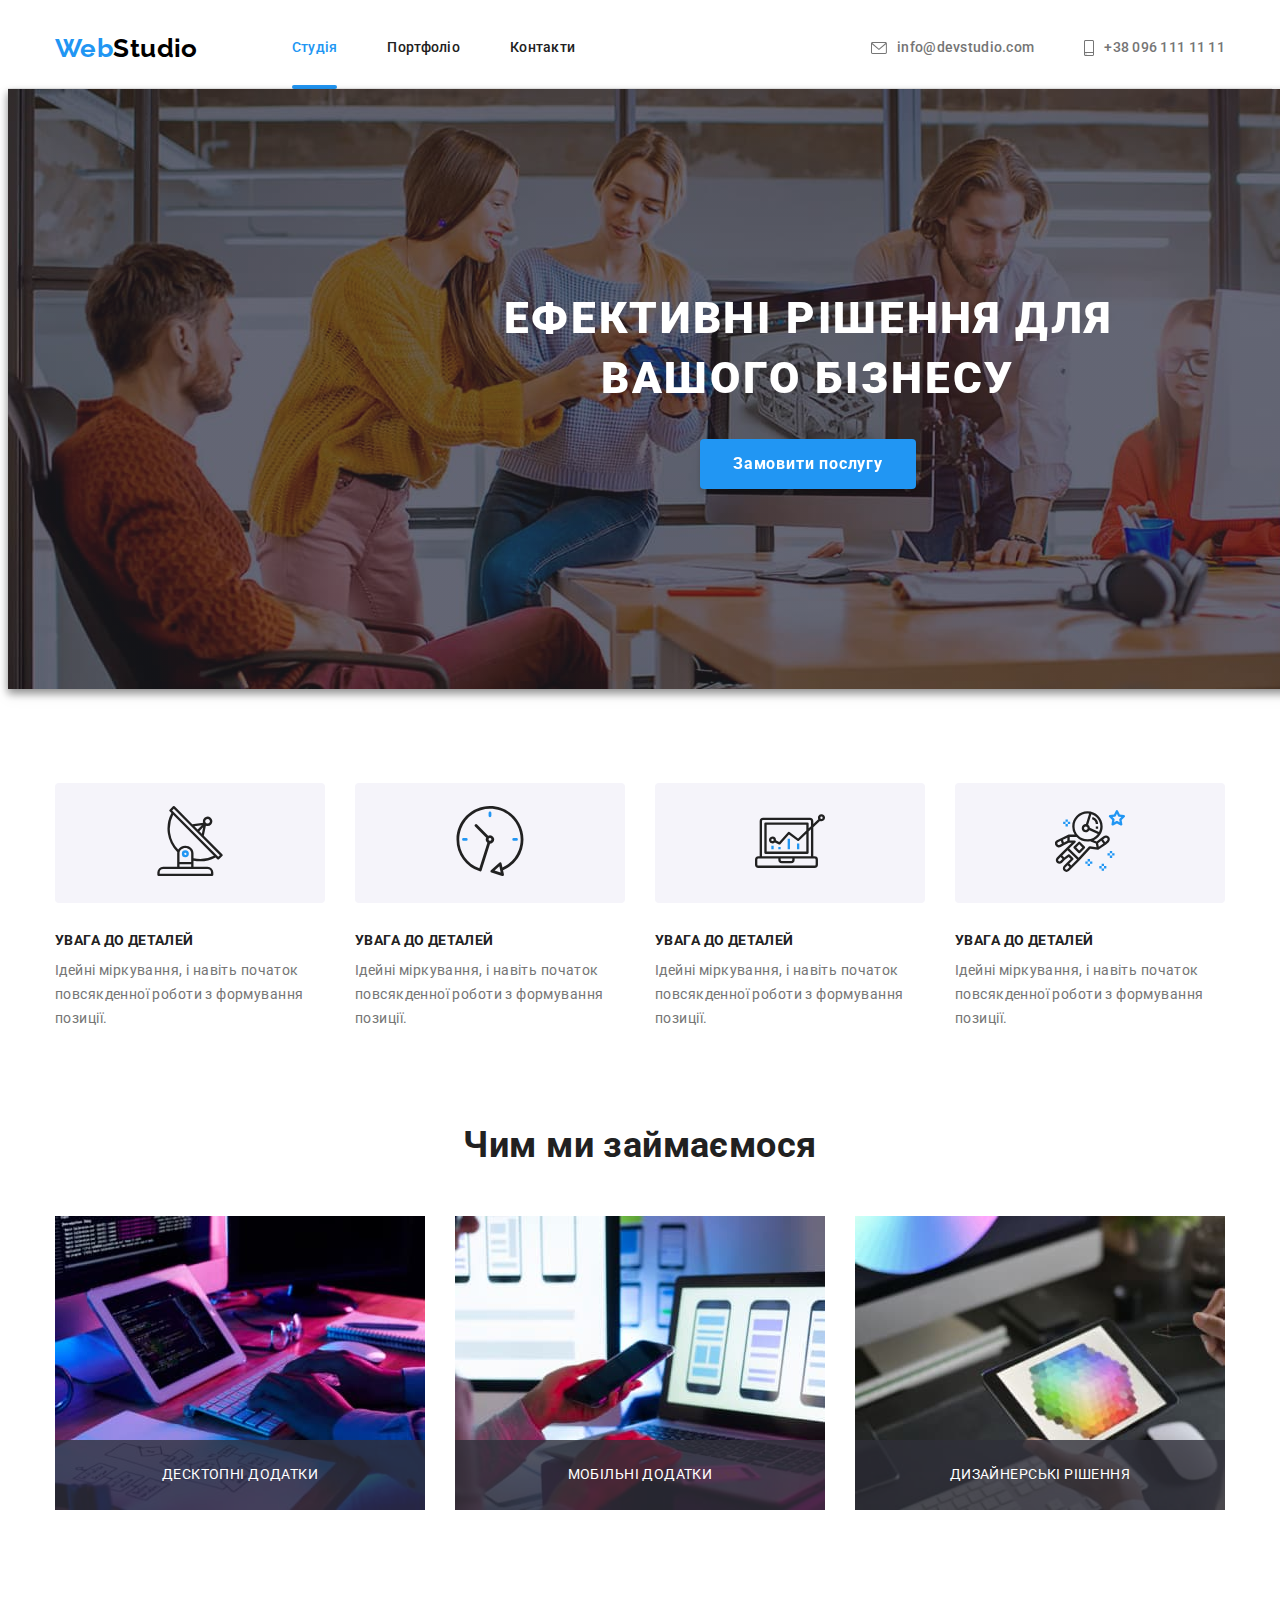
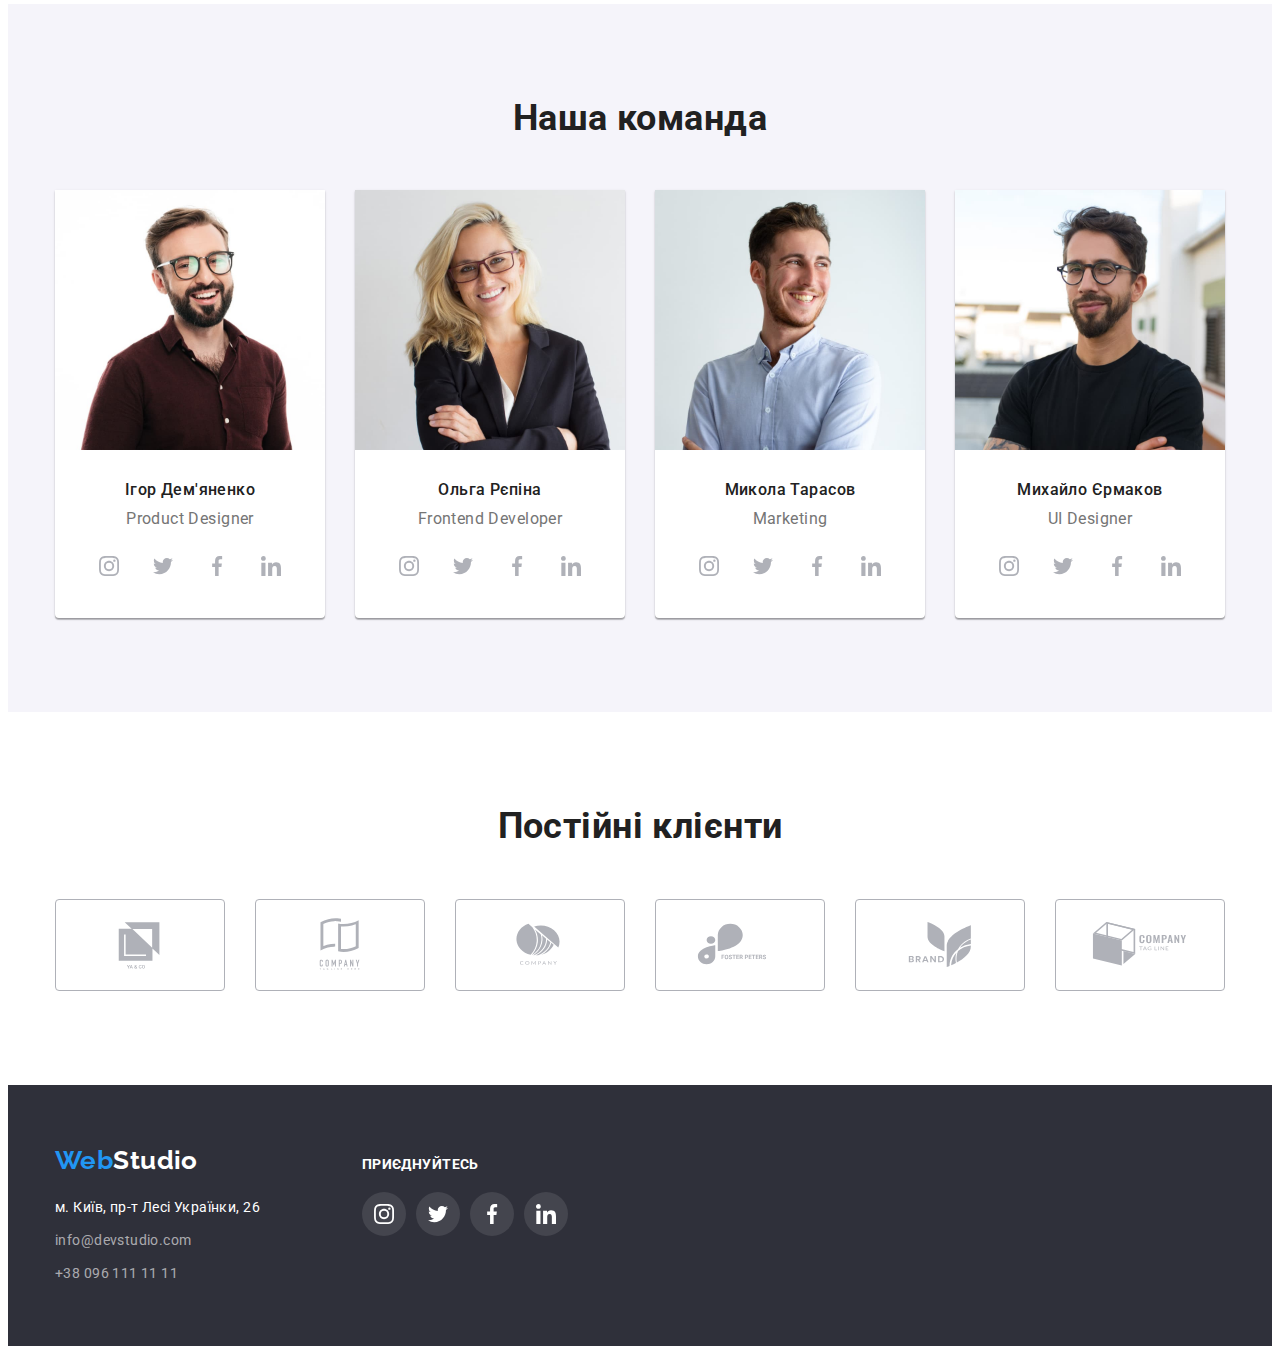
<file: index.html>
<!DOCTYPE html>
<html lang="uk">
  <head>
    <meta charset="UTF-8" />
    <meta http-equiv="X-UA-Compatible" content="IE=edge" />
    <meta name="viewport" content="width=device-width, initial-scale=1.0" />

    <title>Web Studio</title>

    <!-- Fonts -->

    <link rel="preconnect" href="https://fonts.googleapis.com" />
    <link rel="preconnect" href="https://fonts.gstatic.com" crossorigin />
    <link
      href="https://fonts.googleapis.com/css2?family=Raleway:wght@700&family=Roboto:wght@400;500;700;900&display=swap"
      rel="stylesheet"
    />

    <!-- Normalize -->

    <link
      rel="stylesheet"
      href="https://cdnjs.cloudflare.com/ajax/libs/modern-normalize/1.1.0/modern-normalize.min.css"
      integrity="sha512-wpPYUAdjBVSE4KJnH1VR1HeZfpl1ub8YT/NKx4PuQ5NmX2tKuGu6U/JRp5y+Y8XG2tV+wKQpNHVUX03MfMFn9Q=="
      crossorigin="anonymous"
      referrerpolicy="no-referrer"
    />

    <!-- Custom styles -->

    <link rel="stylesheet" href="./css/styles.css" />
  </head>

  <body>
    <!-- ============== HEADER SECTION =================== -->

    <header class="header">
      <div class="header-content container">
        <a class="logo-link link" href="./index.html">
          <span class="logo-header-one">Web</span><span class="logo-header-two">Studio</span></a
        >

        <!-- ===== nav menu ===== -->

        <nav class="navigation">
          <ul class="nav-list list">
            <li class="nav-list-item">
              <a class="nav-link link current" href="./index.html">Студія</a>
            </li>
            <li class="nav-list-item">
              <a class="nav-link link" href="./portfolio.html">Портфоліо</a>
            </li>
            <li class="nav-list-item"><a class="nav-link link" href="">Контакти</a></li>
          </ul>
        </nav>

        <!-- ===== contacts header ===== -->

        <ul class="mail-tel-list list">
          <li class="mail-tel-item link">
            <a class="mail-header-link" href="mailto:info@devstudio.com">
              <svg class="header-tel-icon" width="16" height="12">
                <use href="./images/icons.svg#icon-email"></use>
              </svg>
              info@devstudio.com
            </a>
          </li>
          <li class="mail-tel-item link">
            <a class="phone-header-link" href="tel:+380961111111">
              <svg class="header-tel-icon" width="10" height="16">
                <use href="./images/icons.svg#icon-smartphone"></use>
              </svg>
              +38 096 111 11 11
            </a>
          </li>
        </ul>
      </div>
    </header>

    <!-- ================ MAIN =============== -->

    <main class="main">
      <!-- ===== hero section ===== -->

      <section class="hero-overlay hero">
        <div class="container">
          <h1 class="hero-header">Ефективні рішення для вашого бізнесу</h1>

          <button class="hero-button btn" type="button" data-modal-open>Замовити послугу</button>
        </div>
      </section>

      <!-- ===== features section ===== -->

      <section class="features section">
        <div class="container">
          <h2 class="visually-hidden">Наші переваги</h2>

          <ul class="features-list list">
            <li class="features-list-item link features-picture-one">
              <div class="features-item-picture">
                <a class="features-item-link" href="">
                  <svg class="features-item-svg" width="70" height="70">
                    <use href="./images/icons.svg#icon-antenna"></use>
                  </svg>
                </a>
              </div>
              <h3 class="features-item-title">увага до деталей</h3>
              <p class="features-item-info">
                Ідейні міркування, і навіть початок повсякденної роботи з формування позиції.
              </p>
            </li>

            <li class="features-list-item link features-picture-one">
              <div class="features-item-picture">
                <a class="features-item-link" href="">
                  <svg class="features-item-svg" width="70" height="70">
                    <use href="./images/icons.svg#icon-clock"></use>
                  </svg>
                </a>
              </div>
              <h3 class="features-item-title">увага до деталей</h3>
              <p class="features-item-info">
                Ідейні міркування, і навіть початок повсякденної роботи з формування позиції.
              </p>
            </li>

            <li class="features-list-item link features-picture-one">
              <div class="features-item-picture">
                <a class="features-item-link" href="">
                  <svg class="features-item-svg" width="70" height="70">
                    <use href="./images/icons.svg#icon-diagram"></use>
                  </svg>
                </a>
              </div>
              <h3 class="features-item-title">увага до деталей</h3>
              <p class="features-item-info">
                Ідейні міркування, і навіть початок повсякденної роботи з формування позиції.
              </p>
            </li>

            <li class="features-list-item link features-picture-one">
              <div class="features-item-picture">
                <a class="features-item-link" href="">
                  <svg class="features-item-svg" width="70" height="70">
                    <use href="./images/icons.svg#icon-astronaut"></use>
                  </svg>
                </a>
              </div>
              <h3 class="features-item-title">увага до деталей</h3>
              <p class="features-item-info">
                Ідейні міркування, і навіть початок повсякденної роботи з формування позиції.
              </p>
            </li>
          </ul>
        </div>
      </section>

      <!-- ===== work section ===== -->

      <section class="work">
        <div class="container">
          <h2 class="section-title section-title-work">Чим ми займаємося</h2>
          <ul class="work-list list">
            <li class="work-image-link link">
              <div class="work-box">
                <img src="./images/work/imgwork1.jpg" width="370" height="294" alt="business" />
                <div class="work-label-box">
                  <p class="work-label-text">Десктопні додатки</p>
                </div>
              </div>
            </li>
            <li class="work-image-link link">
              <div class="work-box">
                <img src="./images/work/imgwork2.jpg" width="370" height="294" alt="business" />
                <div class="work-label-box">
                  <p class="work-label-text">Мобільні додатки</p>
                </div>
              </div>
            </li>
            <li class="work-image-link link">
              <div class="work-box">
                <img src="./images/work/imgwork3.jpg" width="370" height="294" alt="business" />
                <div class="work-label-box">
                  <p class="work-label-text">Дизайнерські рішення</p>
                </div>
              </div>
            </li>
          </ul>
        </div>
      </section>

      <!-- ===== team section ===== -->

      <section class="team section">
        <div class="container">
          <h2 class="section-title section-title-team">Наша команда</h2>

          <ul class="team-list list">
            <li class="team-list-item link">
              <div class="team-member">
                <img
                  class="team-member-image"
                  src="./images/team/igor.jpg"
                  width="270"
                  height="260"
                  alt="фото Ігор Дем'яненко"
                />
                <div class="team-member-info">
                  <h3 class="team-member-title">Ігор Дем'яненко</h3>
                  <p class="team-member-profession">Product Designer</p>

                  <!-- === soc netw === -->

                  <ul class="team-social-list list">
                    <li class="team-social-item">
                      <a
                        class="team-social-link link"
                        href=""
                        target="_blank"
                        rel="nofollow noopener noreferrer"
                        aria-label="Instagram"
                      >
                        <svg class="team-social-svg" width="20" height="20">
                          <use href="./images/icons.svg#icon-instagram"></use>
                        </svg>
                      </a>
                    </li>

                    <li class="team-social-item">
                      <a
                        class="team-social-link link"
                        href=""
                        target="_blank"
                        rel="nofollow noopener noreferrer"
                        aria-label="Twitter"
                      >
                        <svg class="team-social-svg" width="20" height="20">
                          <use href="./images/icons.svg#icon-twitter"></use>
                        </svg>
                      </a>
                    </li>

                    <li class="team-social-item">
                      <a
                        class="team-social-link link"
                        href=""
                        target="_blank"
                        rel="nofollow noopener noreferrer"
                        aria-label="Facebook"
                      >
                        <svg class="team-social-svg" width="20" height="20">
                          <use href="./images/icons.svg#icon-facebook"></use>
                        </svg>
                      </a>
                    </li>

                    <li class="team-social-item">
                      <a
                        class="team-social-link link"
                        href=""
                        target="_blank"
                        rel="nofollow noopener noreferrer"
                        aria-label="Linkedin"
                      >
                        <svg class="team-social-svg" width="20" height="20">
                          <use href="./images/icons.svg#icon-linkedin"></use>
                        </svg>
                      </a>
                    </li>
                  </ul>
                </div>
              </div>
            </li>

            <!-- === next member === -->

            <li class="team-list-item link">
              <div class="team-member">
                <img
                  class="team-member-image"
                  src="./images/team/olga.jpg"
                  width="270"
                  height="260"
                  alt="фото Ольга Рєпіна"
                />
                <div class="team-member-info">
                  <h3 class="team-member-title">Ольга Рєпіна</h3>
                  <p class="team-member-profession">Frontend Developer</p>

                  <ul class="team-social-list list">
                    <li class="team-social-item">
                      <a
                        class="team-social-link link"
                        href=""
                        target="_blank"
                        rel="nofollow noopener noreferrer"
                        aria-label="Instagram"
                      >
                        <svg class="team-social-svg" width="20" height="20">
                          <use href="./images/icons.svg#icon-instagram"></use>
                        </svg>
                      </a>
                    </li>

                    <li class="team-social-item">
                      <a
                        class="team-social-link link"
                        href=""
                        target="_blank"
                        rel="nofollow noopener noreferrer"
                        aria-label="Twitter"
                      >
                        <svg class="team-social-svg" width="20" height="20">
                          <use href="./images/icons.svg#icon-twitter"></use>
                        </svg>
                      </a>
                    </li>

                    <li class="team-social-item">
                      <a
                        class="team-social-link link"
                        href=""
                        target="_blank"
                        rel="nofollow noopener noreferrer"
                        aria-label="Facebook"
                      >
                        <svg class="team-social-svg" width="20" height="20">
                          <use href="./images/icons.svg#icon-facebook"></use>
                        </svg>
                      </a>
                    </li>

                    <li class="team-social-item">
                      <a
                        class="team-social-link link"
                        href=""
                        target="_blank"
                        rel="nofollow noopener noreferrer"
                        aria-label="Linkedin"
                      >
                        <svg class="team-social-svg" width="20" height="20">
                          <use href="./images/icons.svg#icon-linkedin"></use>
                        </svg>
                      </a>
                    </li>
                  </ul>
                </div>
              </div>
            </li>

            <!-- === next member === -->

            <li class="team-list-item link">
              <div class="team-member">
                <img
                  class="team-member-image"
                  src="./images/team/mikola.jpg"
                  width="270"
                  height="260"
                  alt="фото Микола Тарасов"
                />
                <div class="team-member-info">
                  <h3 class="team-member-title">Микола Тарасов</h3>
                  <p class="team-member-profession">Marketing</p>

                  <ul class="team-social-list list">
                    <li class="team-social-item">
                      <a
                        class="team-social-link link"
                        href=""
                        target="_blank"
                        rel="nofollow noopener noreferrer"
                        aria-label="Instagram"
                      >
                        <svg class="team-social-svg" width="20" height="20">
                          <use href="./images/icons.svg#icon-instagram"></use>
                        </svg>
                      </a>
                    </li>

                    <li class="team-social-item">
                      <a
                        class="team-social-link link"
                        href=""
                        target="_blank"
                        rel="nofollow noopener noreferrer"
                        aria-label="Twitter"
                      >
                        <svg class="team-social-svg" width="20" height="20">
                          <use href="./images/icons.svg#icon-twitter"></use>
                        </svg>
                      </a>
                    </li>

                    <li class="team-social-item">
                      <a
                        class="team-social-link link"
                        href=""
                        target="_blank"
                        rel="nofollow noopener noreferrer"
                        aria-label="Facebook"
                      >
                        <svg class="team-social-svg" width="20" height="20">
                          <use href="./images/icons.svg#icon-facebook"></use>
                        </svg>
                      </a>
                    </li>

                    <li class="team-social-item">
                      <a
                        class="team-social-link link"
                        href=""
                        target="_blank"
                        rel="nofollow noopener noreferrer"
                        aria-label="Linkedin"
                      >
                        <svg class="team-social-svg" width="20" height="20">
                          <use href="./images/icons.svg#icon-linkedin"></use>
                        </svg>
                      </a>
                    </li>
                  </ul>
                </div>
              </div>
            </li>

            <!-- === next member === -->

            <li class="team-list-item link">
              <div class="team-member">
                <img
                  class="team-member-image"
                  src="./images/team/mikhailo.jpg"
                  width="270"
                  height="260"
                  alt="фото Михайло Єрмаков"
                />
                <div class="team-member-info">
                  <h3 class="team-member-title">Михайло Єрмаков</h3>
                  <p class="team-member-profession">UI Designer</p>

                  <ul class="team-social-list list">
                    <li class="team-social-item">
                      <a
                        class="team-social-link link"
                        href=""
                        target="_blank"
                        rel="nofollow noopener noreferrer"
                        aria-label="Instagram"
                      >
                        <svg class="team-social-svg" width="20" height="20">
                          <use href="./images/icons.svg#icon-instagram"></use>
                        </svg>
                      </a>
                    </li>

                    <li class="team-social-item">
                      <a
                        class="team-social-link link"
                        href=""
                        target="_blank"
                        rel="nofollow noopener noreferrer"
                        aria-label="Twitter"
                      >
                        <svg class="team-social-svg" width="20" height="20">
                          <use href="./images/icons.svg#icon-twitter"></use>
                        </svg>
                      </a>
                    </li>

                    <li class="team-social-item">
                      <a
                        class="team-social-link link"
                        href=""
                        target="_blank"
                        rel="nofollow noopener noreferrer"
                        aria-label="Facebook"
                      >
                        <svg class="team-social-svg" width="20" height="20">
                          <use href="./images/icons.svg#icon-facebook"></use>
                        </svg>
                      </a>
                    </li>

                    <li class="team-social-item">
                      <a
                        class="team-social-link link"
                        href=""
                        target="_blank"
                        rel="nofollow noopener noreferrer"
                        aria-label="Linkedin"
                      >
                        <svg class="team-social-svg" width="20" height="20">
                          <use href="./images/icons.svg#icon-linkedin"></use>
                        </svg>
                      </a>
                    </li>
                  </ul>
                </div>
              </div>
            </li>
          </ul>
        </div>
      </section>

      <!-- ===== clients section ===== -->

      <section class="clients section">
        <div class="container">
          <h2 class="section-title section-clients-title">Постійні клієнти</h2>

          <ul class="clients-logos-list list">
            <li class="clients-logos-item">
              <a
                class="clients-logos-link link"
                href=""
                target="_blank"
                rel="nofollow noopener noreferrer"
                aria-label="Ya & Co"
              >
                <svg class="clients-logos-logo" width="106" height="60">
                  <use href="./images/icons.svg#icon-logo1"></use>
                </svg>
              </a>
            </li>
            <li class="clients-logos-item">
              <a
                class="clients-logos-link link"
                href=""
                target="_blank"
                rel="nofollow noopener noreferrer"
                aria-label="Company Tagline Here"
              >
                <svg class="clients-logos-logo" width="106" height="60">
                  <use href="./images/icons.svg#icon-logo2"></use>
                </svg>
              </a>
            </li>
            <li class="clients-logos-item">
              <a
                class="clients-logos-link link"
                href=""
                target="_blank"
                rel="nofollow noopener noreferrer"
                aria-label="COMPANY"
              >
                <svg class="clients-logos-logo" width="106" height="60">
                  <use href="./images/icons.svg#icon-logo3"></use>
                </svg>
              </a>
            </li>
            <li class="clients-logos-item">
              <a
                class="clients-logos-link link"
                href=""
                target="_blank"
                rel="nofollow noopener noreferrer"
                aria-label="FOSTER PETERS"
              >
                <svg class="clients-logos-logo" width="106" height="60">
                  <use href="./images/icons.svg#icon-logo4"></use>
                </svg>
              </a>
            </li>
            <li class="clients-logos-item">
              <a
                class="clients-logos-link link"
                href=""
                target="_blank"
                rel="nofollow noopener noreferrer"
                aria-label="BRAND"
              >
                <svg class="clients-logos-logo" width="106" height="60">
                  <use href="./images/icons.svg#icon-logo5"></use>
                </svg>
              </a>
            </li>
            <li class="clients-logos-item">
              <a
                class="clients-logos-link link"
                href=""
                target="_blank"
                rel="nofollow noopener noreferrer"
                aria-label="Company Tagline"
              >
                <svg class="clients-logos-logo" width="106" height="60">
                  <use href="./images/icons.svg#icon-logo6"></use>
                </svg>
              </a>
            </li>
          </ul>
        </div>
      </section>
    </main>

    <!-- ========== FOOTER ============       -->

    <footer class="footer">
      <div class="container footer-parts">
        <h2 class="visually-hidden">Контакти і адреса</h2>
        <div class="footer-part-one">
          <a class="logo-link link" href="./index.html">
            <span class="logo-footer-one">Web</span><span class="logo-footer-three">Studio</span></a
          >
          <address class="footer-address">
            <ul class="list">
              <li class="address-items">
                <a
                  class="address-item-one link"
                  href="https://goo.gl/maps/MKDDi8GhxzNny77W8"
                  target="_blank"
                  rel="noopener noreferrer"
                  >м. Київ, пр-т Лесі Українки, 26</a
                >
              </li>
              <li class="address-items">
                <a class="address-item-two link" href="mailto:info@devstudio.com"
                  >info@devstudio.com</a
                >
              </li>
              <li class="address-items">
                <a class="address-item-three link" href="tel:+380961111111">+38 096 111 11 11</a>
              </li>
            </ul>
          </address>
        </div>
        <div class="footer-part-two">
          <p class="footer-social-title">приєднуйтесь</p>

          <!-- === soc networks === -->

          <ul class="footer-social-list list">
            <li class="footer-social-item">
              <a
                class="footer-social-link link"
                href=""
                target="_blank"
                rel="nofollow noopener noreferrer"
              >
                <svg class="footer-social-icon" width="20" height="20">
                  <use href="./images/icons.svg#icon-instagram"></use>
                </svg>
              </a>
            </li>
            <li class="footer-social-item">
              <a
                class="footer-social-link link"
                href=""
                target="_blank"
                rel="nofollow noopener noreferrer"
              >
                <svg class="footer-social-icon" width="20" height="20">
                  <use href="./images/icons.svg#icon-twitter"></use>
                </svg>
              </a>
            </li>
            <li class="footer-social-item">
              <a
                class="footer-social-link link"
                href=""
                target="_blank"
                rel="nofollow noopener noreferrer"
              >
                <svg class="footer-social-icon" width="20" height="20">
                  <use href="./images/icons.svg#icon-facebook"></use>
                </svg>
              </a>
            </li>
            <li class="footer-social-item">
              <a
                class="footer-social-link link"
                href=""
                target="_blank"
                rel="nofollow noopener noreferrer"
              >
                <svg class="footer-social-icon" width="20" height="20">
                  <use href="./images/icons.svg#icon-linkedin"></use>
                </svg>
              </a>
            </li>
          </ul>
        </div>
      </div>
    </footer>

    <!-- =============== MODAL WINDOW =================== -->

    <div class="backdrop is-hidden" data-modal>
      <div class="modal">
        <button class="modal-close-btn" type="button" data-modal-close>
          <svg class="close-button-icon" width="18" height="18">
            <use href="./images/icons.svg#icon-close-btn"></use>
          </svg>
        </button>
      </div>
    </div>

    <script src="./js/modal.js"></script>
  </body>
</html>
</file>
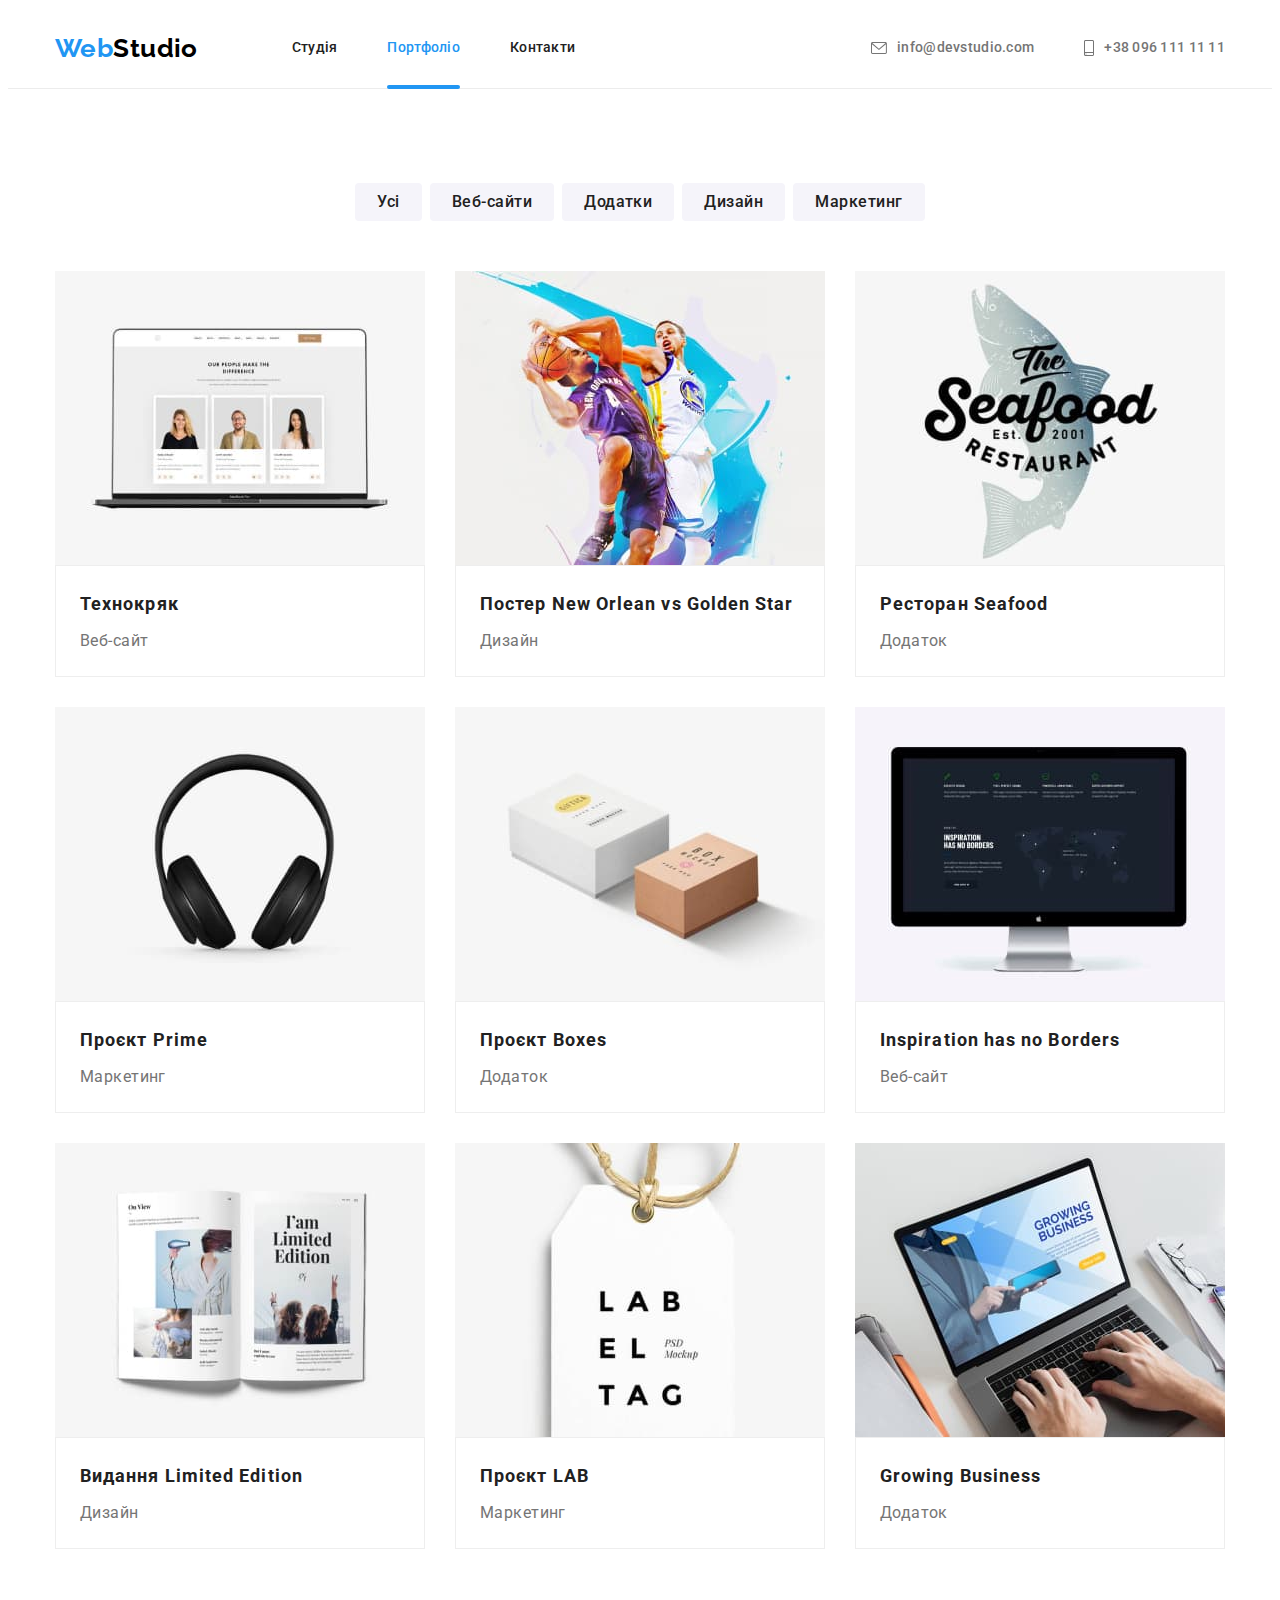
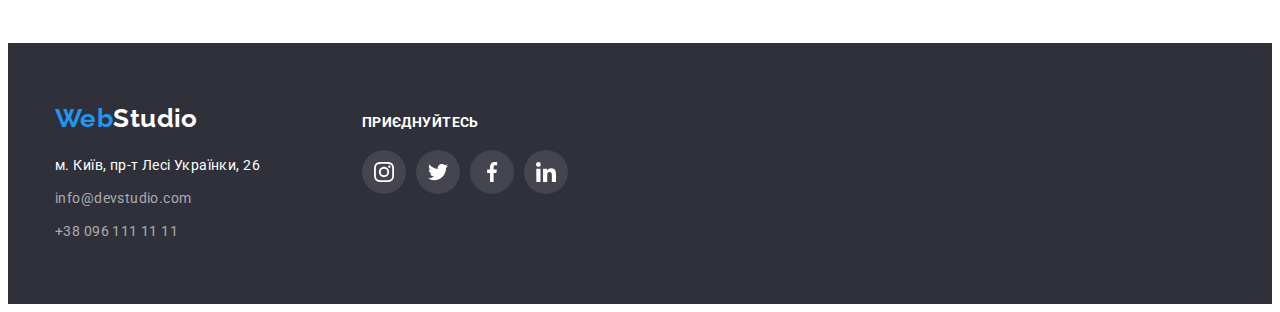
<file: portfolio.html>
<!DOCTYPE html>
<html lang="uk">
  <head>
    <meta charset="UTF-8" />
    <meta http-equiv="X-UA-Compatible" content="IE=edge" />
    <meta name="viewport" content="width=device-width, initial-scale=1.0" />
    <title>Web Studio</title>
    <link rel="preconnect" href="https://fonts.googleapis.com" />
    <link rel="preconnect" href="https://fonts.gstatic.com" crossorigin />
    <link
      href="https://fonts.googleapis.com/css2?family=Raleway:wght@700&family=Roboto:wght@400;500;700;900&display=swap"
      rel="stylesheet"
    />
    <link
      rel="stylesheet"
      href="https://cdnjs.cloudflare.com/ajax/libs/modern-normalize/1.1.0/modern-normalize.min.css"
      integrity="sha512-wpPYUAdjBVSE4KJnH1VR1HeZfpl1ub8YT/NKx4PuQ5NmX2tKuGu6U/JRp5y+Y8XG2tV+wKQpNHVUX03MfMFn9Q=="
      crossorigin="anonymous"
      referrerpolicy="no-referrer"
    />
    <link rel="stylesheet" href="./css/styles.css" />
  </head>

  <body>
    <!-- ===== HEADER ===== -->

    <header class="header">
      <div class="header-content container">
        <a class="logo-link link" href="./index.html">
          <span class="logo-header-one">Web</span><span class="logo-header-two">Studio</span></a
        >

        <nav class="navigation">
          <ul class="nav-list list">
            <li class="nav-list-item">
              <a class="nav-link link" href="./index.html">Студія</a>
            </li>
            <li class="nav-list-item">
              <a class="nav-link link current" href="./portfolio.html">Портфоліо</a>
            </li>
            <li class="nav-list-item"><a class="nav-link link" href="">Контакти</a></li>
          </ul>
        </nav>

        <ul class="mail-tel-list list">
          <li class="mail-tel-item link">
            <a class="mail-header-link" href="mailto:info@devstudio.com">
              <svg class="header-tel-icon" width="16" height="12">
                <use href="./images/icons.svg#icon-email"></use>
              </svg>
              info@devstudio.com
            </a>
          </li>
          <li class="mail-tel-item link">
            <a class="phone-header-link" href="tel:+380961111111">
              <svg class="header-tel-icon" width="10" height="16">
                <use href="./images/icons.svg#icon-smartphone"></use>
              </svg>
              +38 096 111 11 11
            </a>
          </li>
        </ul>
      </div>
    </header>

    <!-- ===== MAIN ===== -->

    <main class="portfolio section">
      <div class="container">
        <!-- filter -->

        <ul class="list portfolio-filter-list">
          <li class="portfolio-filter-item link">
            <button class="portfolio-filter-button btn" type="button">Усі</button>
          </li>
          <li class="portfolio-filter-item link">
            <button class="portfolio-filter-button btn" type="button">Веб-сайти</button>
          </li>
          <li class="portfolio-filter-item link">
            <button class="portfolio-filter-button btn" type="button">Додатки</button>
          </li>
          <li class="portfolio-filter-item link">
            <button class="portfolio-filter-button btn" type="button">Дизайн</button>
          </li>
          <li class="portfolio-filter-item link">
            <button class="portfolio-filter-button btn" type="button">Маркетинг</button>
          </li>
        </ul>

        <!-- portfolio -->

        <h1 class="visually-hidden">Портфоліо</h1>

        <ul class="portfolio-list list">
          <li class="portfolio-container link">
            <a class="portfolio-link link" href="">
              <div class="portfolio-overlay-box">
                <img
                  src="./images/portfolio/portfolio1.jpg"
                  alt="Сайт Технокряк"
                  width="370"
                  height="294"
                />

                <p class="portfolio-overlay-text">
                  Ресурс пропонує комплексні пропозиції з різним рівнем функціоналу та сервісів. Все
                  це дозволить відвідувачу отримати вичерпні відомості про компанію або приватну
                  особу.
                </p>
              </div>

              <div class="portfolio-about">
                <h2 class="portfolio-list-title">Технокряк</h2>
                <p class="portfolio-chapter">Веб-сайт</p>
              </div>
            </a>
          </li>

          <!-- === next === -->

          <li class="portfolio-container link">
            <a class="portfolio-link link" href="">
              <div class="portfolio-overlay-box">
                <img
                  src="./images/portfolio/portfolio2.jpg"
                  alt="Дизайн постер New Orlean vs Golden Star"
                  width="370"
                  height="294"
                />
                <p class="portfolio-overlay-text">
                  Ресурс пропонує комплексні пропозиції з різним рівнем функціоналу та сервісів. Все
                  це дозволить відвідувачу отримати вичерпні відомості про компанію або приватну
                  особу.
                </p>
              </div>
              <div class="portfolio-about">
                <h2 class="portfolio-list-title">Постер New Orlean vs Golden Star</h2>
                <p class="portfolio-chapter">Дизайн</p>
              </div>
            </a>
          </li>

          <!-- === next === -->

          <li class="portfolio-container link">
            <a class="portfolio-link link" href="">
              <div class="portfolio-overlay-box">
                <img
                  src="./images/portfolio/portfolio3.jpg"
                  alt="Додаток для Ресторан Seafood"
                  width="370"
                  height="294"
                />
                <p class="portfolio-overlay-text">
                  Ресурс пропонує комплексні пропозиції з різним рівнем функціоналу та сервісів. Все
                  це дозволить відвідувачу отримати вичерпні відомості про компанію або приватну
                  особу.
                </p>
              </div>
              <div class="portfolio-about">
                <h2 class="portfolio-list-title">Ресторан Seafood</h2>
                <p class="portfolio-chapter">Додаток</p>
              </div>
            </a>
          </li>

          <li class="portfolio-container link">
            <a class="portfolio-link link" href="">
              <div class="portfolio-overlay-box">
                <img
                  src="./images/portfolio/portfolio4.jpg"
                  alt="Маркетинг Проєкт Prime"
                  width="370"
                  height="294"
                />
                <p class="portfolio-overlay-text">
                  Ресурс пропонує комплексні пропозиції з різним рівнем функціоналу та сервісів. Все
                  це дозволить відвідувачу отримати вичерпні відомості про компанію або приватну
                  особу.
                </p>
              </div>
              <div class="portfolio-about">
                <h2 class="portfolio-list-title">Проєкт Prime</h2>
                <p class="portfolio-chapter">Маркетинг</p>
              </div>
            </a>
          </li>

          <li class="portfolio-container link">
            <a class="portfolio-link link" href="">
              <div class="portfolio-overlay-box">
                <img
                  src="./images/portfolio/portfolio5.jpg"
                  alt="Додаток Проєкт Boxes"
                  width="370"
                  height="294"
                />
                <p class="portfolio-overlay-text">
                  Ресурс пропонує комплексні пропозиції з різним рівнем функціоналу та сервісів. Все
                  це дозволить відвідувачу отримати вичерпні відомості про компанію або приватну
                  особу.
                </p>
              </div>
              <div class="portfolio-about">
                <h2 class="portfolio-list-title">Проєкт Boxes</h2>
                <p class="portfolio-chapter">Додаток</p>
              </div>
            </a>
          </li>

          <li class="portfolio-container link">
            <a class="portfolio-link link" href="">
              <div class="portfolio-overlay-box">
                <img
                  src="./images/portfolio/portfolio6.jpg"
                  alt="Inspiration has no Borders"
                  width="370"
                  height="294"
                />
                <p class="portfolio-overlay-text">
                  Ресурс пропонує комплексні пропозиції з різним рівнем функціоналу та сервісів. Все
                  це дозволить відвідувачу отримати вичерпні відомості про компанію або приватну
                  особу.
                </p>
              </div>
              <div class="portfolio-about">
                <h2 class="portfolio-list-title">Inspiration has no Borders</h2>
                <p class="portfolio-chapter">Веб-сайт</p>
              </div>
            </a>
          </li>

          <li class="portfolio-container link">
            <a class="portfolio-link link" href="">
              <div class="portfolio-overlay-box">
                <img
                  src="./images/portfolio/portfolio7.jpg"
                  alt="Маркетинг Проєкт LAB"
                  width="370"
                  height="294"
                />
                <p class="portfolio-overlay-text">
                  Ресурс пропонує комплексні пропозиції з різним рівнем функціоналу та сервісів. Все
                  це дозволить відвідувачу отримати вичерпні відомості про компанію або приватну
                  особу.
                </p>
              </div>
              <div class="portfolio-about">
                <h2 class="portfolio-list-title">Видання Limited Edition</h2>
                <p class="portfolio-chapter">Дизайн</p>
              </div>
            </a>
          </li>

          <li class="portfolio-container link">
            <a class="portfolio-link link" href="">
              <div class="portfolio-overlay-box">
                <img
                  src="./images/portfolio/portfolio8.jpg"
                  alt="Маркетинг Проєкт LAB"
                  width="370"
                  height="294"
                />
                <p class="portfolio-overlay-text">
                  Ресурс пропонує комплексні пропозиції з різним рівнем функціоналу та сервісів. Все
                  це дозволить відвідувачу отримати вичерпні відомості про компанію або приватну
                  особу.
                </p>
              </div>
              <div class="portfolio-about">
                <h2 class="portfolio-list-title">Проєкт LAB</h2>
                <p class="portfolio-chapter">Маркетинг</p>
              </div>
            </a>
          </li>

          <li class="portfolio-container link">
            <a class="portfolio-link link" href="">
              <div class="portfolio-overlay-box">
                <img
                  src="./images/portfolio/portfolio9.jpg"
                  alt="Додаток Growing Business"
                  width="370"
                  height="294"
                />
                <p class="portfolio-overlay-text">
                  Ресурс пропонує комплексні пропозиції з різним рівнем функціоналу та сервісів. Все
                  це дозволить відвідувачу отримати вичерпні відомості про компанію або приватну
                  особу.
                </p>
              </div>
              <div class="portfolio-about">
                <h2 class="portfolio-list-title">Growing Business</h2>
                <p class="portfolio-chapter">Додаток</p>
              </div>
            </a>
          </li>
        </ul>
      </div>
    </main>

    <!-- ===== FOOTER =====   -->

    <footer class="footer">
      <div class="container footer-parts">
        <h2 class="visually-hidden">Контакти і адреса</h2>
        <div class="footer-part-one">
          <a class="logo-link link" href="./index.html">
            <span class="logo-footer-one">Web</span><span class="logo-footer-three">Studio</span></a
          >
          <address class="footer-address">
            <ul class="list">
              <li class="address-items">
                <a
                  class="address-item-one link"
                  href="https://goo.gl/maps/MKDDi8GhxzNny77W8"
                  target="_blank"
                  rel="noopener noreferrer"
                  >м. Київ, пр-т Лесі Українки, 26</a
                >
              </li>
              <li class="address-items">
                <a class="address-item-two link" href="mailto:info@devstudio.com"
                  >info@devstudio.com</a
                >
              </li>
              <li class="address-items">
                <a class="address-item-three link" href="tel:+380961111111">+38 096 111 11 11</a>
              </li>
            </ul>
          </address>
        </div>
        <div class="footer-part-two">
          <p class="footer-social-title">приєднуйтесь</p>

          <!-- === soc networks === -->
          <ul class="footer-social-list list">
            <li class="footer-social-item">
              <a
                class="footer-social-link link"
                href=""
                target="_blank"
                rel="nofollow noopener noreferrer"
              >
                <svg class="footer-social-icon" width="20" height="20">
                  <use href="./images/icons.svg#icon-instagram"></use>
                </svg>
              </a>
            </li>
            <li class="footer-social-item">
              <a
                class="footer-social-link link"
                href=""
                target="_blank"
                rel="nofollow noopener noreferrer"
              >
                <svg class="footer-social-icon" width="20" height="20">
                  <use href="./images/icons.svg#icon-twitter"></use>
                </svg>
              </a>
            </li>
            <li class="footer-social-item">
              <a
                class="footer-social-link link"
                href=""
                target="_blank"
                rel="nofollow noopener noreferrer"
              >
                <svg class="footer-social-icon" width="20" height="20">
                  <use href="./images/icons.svg#icon-facebook"></use>
                </svg>
              </a>
            </li>
            <li class="footer-social-item">
              <a
                class="footer-social-link link"
                href=""
                target="_blank"
                rel="nofollow noopener noreferrer"
              >
                <svg class="footer-social-icon" width="20" height="20">
                  <use href="./images/icons.svg#icon-linkedin"></use>
                </svg>
              </a>
            </li>
          </ul>
        </div>
      </div>
    </footer>
  </body>
</html>
</file>
<file: css/styles.css>
html {
  box-sizing: border-box;
}

*,
*::before,
*::after {
  box-sizing: inherit;
}

*:focus {
  border-color: transparent;
}

:root {
  /* ===== fonts ===== */
  --first-font: 'Roboto', sans-serif;
  --second-font: 'Raleway', sans-serif;

  /* ===== fonts color ===== */

  --primary-text-color: #757575;
  --accent-text-color: #2196f3;
  --headers-text-color: #212121;
  --button-text-color-one: #fff;
  --work-label-text: #fff;
  --portfolio-overlay-text-color: #fff;

  /* ===== BG colors ===== */

  --background-body: #fff;
  --background-section-one: #fff;
  --background-section-two: #f5f4fa;
  --background-color-hero: #c4c4c4;
  --background-footer: #2f303a;

  --background-hero-modal: #ffffff;

  /* ===== hero button colors ===== */

  --button-background-color: #2196f3;
  --button-hover-color: #188ce8;
  --button-active-color: #188ce8;

  --modal-close-btn-color: #ffffff;

  /* ===== logo color ===== */

  --logo-color-one: #2196f3;
  --logo-color-two: #000000;
  --logo-color-three: #fff;

  /* ===== hero gradient colors ===== */

  --hero-gradient-color-one: rgba(47, 48, 58, 0.4);
  --hero-gradient-color-two: rgba(47, 48, 58, 0.4);

  /* ===== fil svg icons color ===== */

  --fill-svg-icons: #afb1b8;
  --fill-footer-socials: #fff;

  /* ===== transition propertys ===== */

  --time-transition: 250ms;
  --function-transition: cubic-bezier(0.4, 0, 0.2, 1);
  --delay-transition: 50ms;

  /* ===== other ===== */

  --zindex-header: 500;
  --zind-hero-modal: 1000;
}

/* ===== BASE STYLES ===== */

/* ===== reset ===== */

h1,
h2,
h3,
h4,
h5,
h6,
p {
  margin: 0%;
}

img {
  display: block;
  /* max-width: 100%;
  height: auto; */
}

.list {
  list-style: none;
  margin: 0;
  padding: 0;
}

.link {
  text-decoration: none;
  color: currentColor;
}

/* ===== end reset ===== */

body {
  font-family: Roboto, sans-serif;
  font-style: normal;
  font-size: 14px;
  letter-spacing: 0.03em;

  color: var(--primary-text-color);

  background-color: var(--background-body);
}

.btn {
  display: block;
  font-family: inherit;
  cursor: pointer;
  border: none;
  border-radius: 4px;
}

.section {
  padding-top: 94px;
  padding-bottom: 94px;
}

.section-title {
  font-weight: 700;
  font-size: 36px;
  line-height: 1.16;

  color: var(--headers-text-color);

  text-align: center;
}

/* ===== UTILITY =====*/

.visually-hidden {
  position: absolute;
  width: 1px;
  height: 1px;
  margin: -1px;
  border: 0;
  padding: 0;
  white-space: nowrap;
  clip-path: inset(100%);
  clip: rect(0 0 0 0);
  overflow: hidden;
}

.container {
  width: 1200px;
  padding-left: 15px;
  padding-right: 15px;
  margin-left: auto;
  margin-right: auto;

  /* outline: 2px solid green;
  outline-offset: -2 px; */
}

/* ====== HEADER ====== */

.header {
  border-bottom: 1px solid #ececec;
}

.header-content {
  display: flex;
  align-items: center;
}

/* ===== header logo ===== */

.logo-link {
  font-family: 'Raleway', cursive;
  font-style: normal;
  font-weight: 700;
  font-size: 26px;
  line-height: 1.19;

  text-decoration: none;

  margin-right: 94px;
}

.logo-header-one {
  color: var(--logo-color-one);
}

.logo-header-two {
  color: var(--logo-color-two);
}

/* ===== header navigation ===== */

.navigation {
  display: flex;
}

.nav-list {
  display: flex;
}

.nav-link {
  position: relative;

  display: block;
  padding-top: 32px;
  padding-bottom: 32px;

  font-weight: 500;
  line-height: 1.14;
  letter-spacing: 0.02em;

  color: var(--headers-text-color);

  transition-property: color;
  transition-duration: var(--time-transition);
  transition-timing-function: var(--function-transition);
  transition-delay: var(--delay-transition);
}

.nav-link::after {
  position: absolute;
  bottom: -1px;
  left: 0;

  display: block;
  content: '';

  width: 100%;
  height: 4px;

  background: var(--accent-text-color);
  border-radius: 2px;

  opacity: 0;

  transition-property: opacity;
  transition-duration: var(--time-transition);
  transition-timing-function: var(--function-transition);
  transition-delay: var(--delay-transition);
}

.nav-list .nav-list-item:not(:last-child) {
  margin-right: 50px;
}

.nav-link.current {
  color: var(--accent-text-color);
}

.nav-link:hover,
.nav-link:focus {
  color: var(--accent-text-color);
}

.nav-link.current::after,
.nav-link:hover::after,
.nav-link:focus::after {
  opacity: 1;
}

/* ===== header mail telephone ===== */

.mail-tel-list {
  display: flex;
  margin-left: auto;
  align-items: center;
}

.mail-tel-item {
  margin: 0;
}

.mail-tel-list .mail-tel-item:not(:last-child) {
  margin-right: 50px;
}

.mail-header-link,
.phone-header-link {
  display: flex;
  align-items: center;

  font-weight: 500;
  line-height: 1.14;
  letter-spacing: 0.02em;

  color: var(--primary-text-color);
  text-decoration: none;

  transition-property: color;
  transition-duration: var(--time-transition);
  transition-timing-function: var(--function-transition);
  transition-delay: var(--delay-transition);
}

.header-tel-icon {
  fill: currentColor;
  margin-right: 10px;
}

.mail-header-link:hover,
.mail-header-link:focus,
.phone-header-link:hover,
.phone-header-link:focus {
  color: var(--accent-text-color);
}

/* .mail-header::before {
  content: '';
  display: inline-block;

  width: 16px;
  height: 10px;
  margin-right: 10px;

  background-image: url(../images/header/email.svg);
  background-repeat: no-repeat;
  background-size: contain;
  background-position: center;
}

.phone-header::before {
  content: '';
  display: inline-block;

  width: 10px;
  height: 16px;
  margin-right: 10px;

  background-image: url(../images/header/smartphone.svg);
  background-repeat: no-repeat;
  background-size: contain;
  background-position: center;
} */

/* ===== MAIN ===== */

/* ===== hero ===== */

.hero {
  width: 1600px;
  height: 600px;
  background-color: var(--background-color-hero);
  text-align: center;
  padding: 200px 0;
  filter: drop-shadow(0px 4px 4px rgba(0, 0, 0, 0.25)) drop-shadow(0px 4px 4px rgba(0, 0, 0, 0.25));
}

.hero-overlay {
  max-width: 1600px;
  height: 600px;
  margin-left: auto;
  margin-right: auto;

  background-image: linear-gradient(
      to right,
      var(--hero-gradient-color-one),
      var(--hero-gradient-color-two)
    ),
    url(../images/hero.jpg);

  background-repeat: no-repeat;
  background-position: center;
  background-size: cover;
}

.hero-header {
  font-weight: 900;
  font-size: 44px;
  line-height: 1.36;
  text-align: center;
  letter-spacing: 0.06em;

  text-transform: uppercase;

  color: #ffffff;
  width: 696px;
  margin: 0 auto;

  margin-bottom: 30px;
}

.hero-button {
  font-weight: 700;
  font-size: 16px;
  line-height: 1.88;
  letter-spacing: 0.05em;

  color: var(--background-section-one);

  background: var(--button-background-color);

  box-shadow: 0px 4px 4px rgba(0, 0, 0, 0.15);
  border-radius: 4px;

  padding: 10px 32px;
  text-align: center;

  display: inline-block;
  min-width: 216px;
  min-height: 50px;

  transition-property: background-color;
  transition-duration: var(--time-transition);
  transition-timing-function: var(--function-transition);
  transition-delay: var(--delay-transition);
}

.hero-button:active {
  background-color: var(--button-active-color);
}

.hero-button:hover,
.hero-button:focus {
  background-color: var(--button-hover-color);
}

/* ====== features ===== */

.features-list {
  display: flex;
  flex-wrap: wrap;
}

.features-list-item {
  display: block;
  width: calc((100% - 90px) / 4);

  margin: 0;
}

.features-list-item:not(:nth-child(4n)) {
  margin-right: 30px;
}

.features-item-picture {
  display: flex;

  align-items: center;
  justify-content: center;

  width: 270px;
  height: 120px;
  background-color: var(--background-section-two);
  border-radius: 4px;

  margin-bottom: 30px;
}

/* === before start === */

/* .features-list-item::before {
  content: '';
  display: block;

  height: 120px;

  border-radius: 4px;
  margin-bottom: 30px;

  background-color: var(--background-section-two);

  background-repeat: no-repeat;
  background-position: center;
 
}

.features-picture-one::before {
  background-image: url(../images/features/antenna.svg);
}


.features-picture-two::before {
  background-image: url(../images/features/clock.svg);
}

.features-picture-three::before {
  background-image: url(../images/features/diagram.svg);
}

.features-picture-four::before {
  background-image: url(../images/features/astronaut.svg);
} */

/* ==== end before ==== */

.features-item-title {
  font-weight: 700;
  font-size: 14px;
  line-height: 1.14;
  text-transform: uppercase;

  color: var(--headers-text-color);

  margin-bottom: 10px;
}

.features-item-info {
  line-height: 1.71;
  color: var(--primary-text-color);
}

/* ===== work ===== */

.work {
  padding-bottom: 94px;
}

.section-title-work {
  margin-bottom: 50px;
}

.work-list {
  display: flex;
  flex-wrap: wrap;
}

.work-image-link {
  display: block;
  width: calc((100% - 60px) / 3);
}

.work-image-link:not(:nth-child(3n)) {
  margin-right: 30px;
}

.work-box {
  position: relative;
}

.work-label-box {
  position: absolute;
  left: 0;
  bottom: 0;

  width: 100%;
  height: 70px;

  display: flex;
  align-items: center;
  justify-content: center;

  background: rgba(47, 48, 58, 0.8);
}

.work-label-text {
  display: block;

  line-height: 1.14;
  text-align: center;

  text-transform: uppercase;

  color: var(--work-label-text);
}

/* ===== team ===== */

.team {
  background-color: var(--background-section-two);
}

.section-title-team {
  margin-bottom: 50px;
}

.team-list {
  display: flex;
  flex-wrap: wrap;
}

.team-list-item {
  display: inline-block;
  width: calc((100% - 90px) / 4);
}

.team-list-item:not(:nth-child(4n)) {
  margin-right: 30px;
}

.team-member {
  background-color: var(--background-section-one);

  box-shadow: 0px 1px 3px rgba(0, 0, 0, 0.12), 0px 1px 1px rgba(0, 0, 0, 0.14),
    0px 2px 1px rgba(0, 0, 0, 0.2);
  border-radius: 0px 0px 4px 4px;
}

.team-member-info {
  padding: 30px 0;
}

.team-member-title {
  font-weight: 500;
  font-size: 16px;
  line-height: 1.19;

  color: var(--headers-text-color);

  text-align: center;

  margin-bottom: 10px;
}

.team-member-profession {
  font-size: 16px;
  line-height: 19px;

  text-align: center;

  color: var(--primary-text-color);
  margin-bottom: 16px;
}

/* === soc netw === */

.team-social-list {
  display: flex;
  flex-wrap: wrap;
  align-items: center;
  justify-content: center;
}

.team-social-item:not(:last-child) {
  margin-right: 10px;
}

.team-social-link {
  display: flex;

  align-items: center;
  justify-content: center;

  width: 44px;
  height: 44px;

  color: var(--fill-svg-icons);

  border-radius: 50%;

  transition-property: background-color color;
  transition-duration: var(--time-transition);
  transition-timing-function: var(--function-transition);
  transition-delay: var(--delay-transition);
}

.team-social-svg {
  fill: currentColor;
}

.team-social-link:hover,
.team-social-link:focus {
  background-color: var(--accent-text-color);
  color: #fff;
}

/* background-repeat: no-repeat;
  background-position: center;
  background-size: 20px; */

/* ===== Иконки соцсетей сделаные как фон =====

.team-social-link.instagram-link {
  background-image: url(../images/soc-networks/instagram.svg);
}
.team-social-link.twitter-link {
  background-image: url(../images/soc-networks/twitter.svg);
}
.team-social-link.facebook-link {
  background-image: url(../images/soc-networks/facebook.svg);
}
.team-social-link.linkedin-link {
  background-image: url(../images/soc-networks/linkedin.svg);
} */

/* ===== clients section ===== */

.section-clients-title {
  margin-bottom: 51px;
}

.clients-logos-list {
  display: flex;
  flex-wrap: wrap;

  align-items: center;
  justify-content: center;
}

.clients-logos-item:not(:last-child) {
  margin-right: 30px;
}

.clients-logos-link {
  display: flex;

  justify-content: center;
  align-items: center;

  width: 170px;
  height: 92px;

  color: var(--fill-svg-icons);

  border: 1px solid currentColor;
  border-radius: 4px;

  transition-property: color border-color;
  transition-duration: var(--time-transition);
  transition-timing-function: var(--function-transition);
  transition-delay: var(--delay-transition);
}

.clients-logos-logo {
  fill: currentColor;
}

.clients-logos-link:hover,
.clients-logos-link:focus {
  color: var(--accent-text-color);
  border: 1px solid var(--accent-text-color);
}

/* ========== FOOTER ==========*/

/* ===== footer ===== */
.footer {
  background-color: var(--background-footer);
  padding-top: 60px;
  padding-bottom: 60px;
}

.footer-parts {
  display: flex;
  align-items: baseline;
}

.footer-part-one,
.footer-part-two {
  display: block;
}

.footer-part-one {
  margin-right: 70px;
}

/* === footer part one === */

.logo-footer-one {
  color: var(--logo-color-one);
}

.logo-footer-three {
  color: var(--logo-color-three);
}

.footer-address {
  font-style: normal;
  margin-top: 20px;
}

.address-item-one {
  line-height: 1.71;
  color: #ffffff;
}

.address-item-two,
.address-item-three {
  line-height: 1.71;

  color: rgba(255, 255, 255, 0.6);
}

.footer-address .address-items:not(:last-child) {
  margin-bottom: 9px;
}

.address-item-one:hover,
.address-item-one:focus {
  color: #2196f3;
}

.address-item-two:hover,
.address-item-three:hover,
.address-item-two:focus,
.address-item-three:focus {
  color: #ffffff;
}

.address-item-one,
.address-item-two,
.address-item-three {
  transition-property: color;
  transition-duration: var(--time-transition);
  transition-timing-function: var(--function-transition);
  transition-delay: var(--delay-transition);
}

/* === footer part two === */

.footer-social-title {
  font-family: 'Roboto';
  font-style: normal;
  font-weight: 700;
  font-size: 14px;
  line-height: 16px;
  letter-spacing: 0.03em;
  text-transform: uppercase;

  color: #ffffff;

  margin-bottom: 20px;
}

.footer-social-list {
  display: flex;
  flex-wrap: wrap;

  align-items: center;
  justify-content: center;
}

.footer-social-item:not(:last-child) {
  margin-right: 10px;
}

.footer-social-link {
  display: flex;

  align-items: center;
  justify-content: center;

  width: 44px;
  height: 44px;

  background: rgba(255, 255, 255, 0.1);
  border-radius: 50%;

  transition-property: background-color;
  transition-duration: var(--time-transition);
  transition-timing-function: var(--function-transition);
  transition-delay: var(--delay-transition);
}

.footer-social-icon {
  fill: var(--fill-footer-socials);
}

.footer-social-link:hover,
.footer-social-link:focus {
  background-color: var(--accent-text-color);
}

/* ===== MODAL WINDOW ===== */

.backdrop {
  position: fixed;
  top: 0;
  left: 0;

  width: 100%;
  height: 100%;

  background: rgba(0, 0, 0, 0.2);
  /* backdrop-filter: blur(2px); */

  opacity: 1;
  visibility: visible;
  pointer-events: initial;

  transition-property: opacity visibility;
  transition-duration: var(--time-transition);
  transition-timing-function: var(--function-transition);
  transition-delay: var(--delay-transition);
}

.backdrop.is-hidden {
  opacity: 0;
  visibility: hidden;
  pointer-events: none;
}

.modal {
  position: absolute;

  /* === центровка модального окна ===  */
  top: 50%;
  left: 50%;

  transform: translate(-50%, -50%) scaleY(1);

  z-index: var(--zind-hero-modal);

  width: 528px;
  height: 581px;

  background: var(--background-hero-modal);
  box-shadow: 0px 1px 3px rgba(0, 0, 0, 0.12), 0px 1px 1px rgba(0, 0, 0, 0.14),
    0px 2px 1px rgba(0, 0, 0, 0.2);

  border-radius: 4px;

  transition-property: transform scale;
  transition-duration: var(--time-transition);
  transition-timing-function: var(--function-transition);
  transition-delay: var(--delay-transition);
}

.backdrop.is-hidden .modal {
  transform: translate(-50%, -70%) scaleY(0.1);
}

.modal-close-btn {
  position: absolute;
  top: 8px;
  right: 8px;

  display: flex;
  align-items: center;
  justify-content: center;

  width: 30px;
  height: 30px;

  border: 1px solid rgba(0, 0, 0, 0.1);
  border-radius: 50%;

  padding: 0;

  background-color: transparent;
  border: 1px solid rgba(0, 0, 0, 0.1);

  cursor: pointer;

  /* transform: translate(-8px, 8px); */
}

/* ================= PORTFOLIO ==================== */

/* ===== portfolio filters ===== */

.portfolio-filter-list {
  margin-bottom: 50px;
  display: flex;
  justify-content: center;
}

.portfolio-filter-button {
  font-weight: 500;
  font-size: 16px;
  line-height: 1.62;
  text-align: center;
  letter-spacing: 0.03em;

  color: var(--headers-text-color);

  background: #f5f4fa;

  padding: 6px 22px;

  transition-property: background-color color;
  transition-duration: var(--time-transition);
  transition-timing-function: var(--function-transition);
  transition-delay: var(--delay-transition);
}
.portfolio-filter-item:not(:last-of-type) {
  margin-right: 8px;
}

.portfolio-filter-button:hover,
.portfolio-filter-button:focus {
  background-color: var(--accent-text-color);
  color: #fff;

  box-shadow: 0px 3px 1px rgba(0, 0, 0, 0.1), 0px 1px 2px rgba(0, 0, 0, 0.08),
    0px 2px 2px rgba(0, 0, 0, 0.12);
}

/* ===== portfolio section ===== */

.portfolio-list {
  display: flex;
  flex-wrap: wrap;
}

.portfolio-container {
  position: relative;
  width: calc((100% - 60px) / 3);
  margin-right: 30px;
  margin-bottom: 30px;
}

.portfolio-container:nth-child(3n) {
  margin-right: 0;
}

.portfolio-container:nth-last-child(-n + 3) {
  margin-bottom: 0;
}

.portfolio-link {
  display: block;

  transition-property: box-shadow;
  transition-duration: var(--time-transition);
  transition-timing-function: var(--function-transition);
  transition-delay: var(--delay-transition);
}

.portfolio-overlay-box {
  position: relative;

  width: 100%;
  height: 294px;

  overflow: hidden;
}

.portfolio-overlay-text {
  position: absolute;
  top: 0;
  left: 0;

  display: block;
  display: flex;
  align-items: center;

  padding: 0 24px;

  width: 100%;
  height: 100%;

  background: rgba(33, 150, 243, 0.9);

  font-size: 18px;
  line-height: 1.56;

  color: var(--portfolio-overlay-text-color);

  transform: translateY(101%);
  opacity: 0;

  transition-property: opacity transform;
  transition-duration: var(--time-transition);
  transition-timing-function: var(--function-transition);
  transition-delay: var(--delay-transition);
}

.portfolio-link:hover,
.portfolio-link:focus {
  box-shadow: 0px 1px 1px rgba(0, 0, 0, 0.12), 0px 4px 4px rgba(0, 0, 0, 0.06),
    1px 4px 6px rgba(0, 0, 0, 0.16);
}

.portfolio-link:hover .portfolio-overlay-text,
.portfolio-link:focus .portfolio-overlay-text {
  opacity: 1;
  transform: translateY(0);
}

.portfolio-list-title {
  font-weight: 700;
  font-size: 18px;
  line-height: 2;

  letter-spacing: 0.06em;

  color: var(--headers-text-color);

  margin-bottom: 4px;
}

.portfolio-about {
  padding: 20px 24px;
  border: 1px solid #eeeeee;
}

.portfolio-chapter {
  font-size: 16px;
  line-height: 1.88;

  color: var(--primary-text-color);
}
</file>
